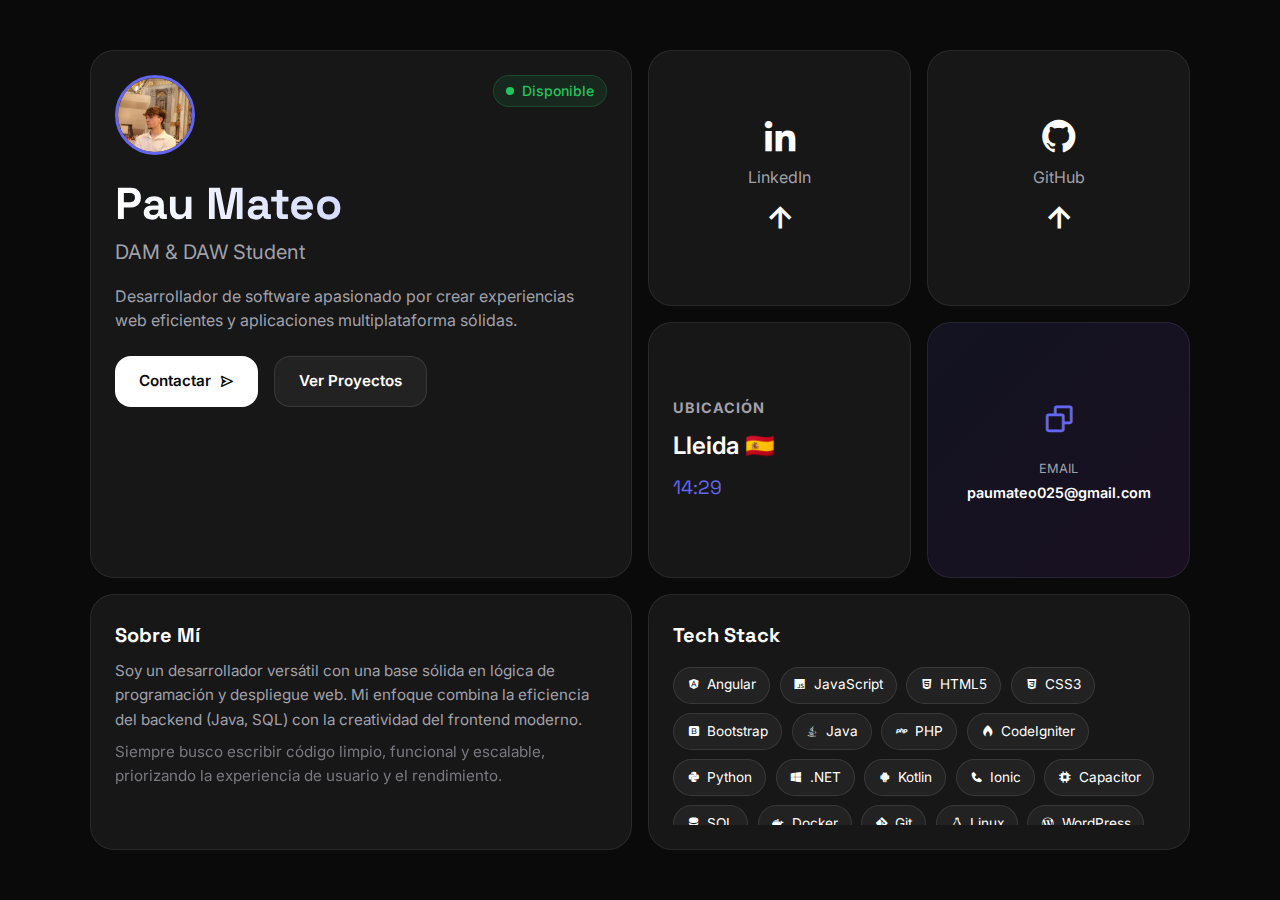
<file: index.html>
<!DOCTYPE html>
<html lang="es">

<head>
    <meta charset="UTF-8">
    <meta name="google-site-verification" content="oSXM4FzJ9G4eMza4PEDcEGRFgYKUWDPagJykpnRHego" />
    <meta name="viewport" content="width=device-width, initial-scale=1.0">

    <link rel="canonical" href="https://paumateo.me/">

    <title>Pau Mateo | Desarrollador Multiplataforma & Web (DAM)</title>

    <meta name="description"
        content="Portfolio de Pau Mateo. Desarrollador de Aplicaciones Multiplataforma y Web. Experto en Java, Kotlin, HTML y CSS. ¡Descubre mis proyectos!">

    <meta property="og:type" content="website">
    <meta property="og:url" content="https://paumateo.me/">
    <meta property="og:title" content="Pau Mateo - Desarrollador Multiplataforma">
    <meta property="og:description" content="Echa un vistazo a mi portafolio de desarrollo web y móvil.">

    <link rel="icon" type="image/png" href="imatges/favicon.png">

    <link rel="preconnect" href="https://fonts.googleapis.com">
    <link rel="preconnect" href="https://fonts.gstatic.com" crossorigin>
    <link
        href="https://fonts.googleapis.com/css2?family=Inter:wght@300;400;600&family=Space+Grotesk:wght@500;700&display=swap"
        rel="stylesheet">

    <link href='https://unpkg.com/boxicons@2.1.4/css/boxicons.min.css' rel='stylesheet'>

    <link rel="stylesheet" href="style.css">
</head>

<body>

    <main class="bento-grid">

        <!-- 1. Profile / Hero -->
        <article class="bento-item profile-card">
            <div class="profile-content">
                <div class="profile-header">
                    <img src="imatges/Foto1.webp" alt="Pau Mateo" class="profile-avatar">
                    <div class="status-badge">
                        <span class="status-dot"></span> Disponible
                    </div>
                </div>
                <h1>Pau Mateo</h1>
                <h2>DAM & DAW Student</h2>
                <p>Desarrollador de software apasionado por crear experiencias web eficientes y aplicaciones
                    multiplataforma sólidas.</p>
                <div class="action-buttons">
                    <a href="contact.html" class="btn primary">Contactar <i class='bx bx-send'></i></a>
                    <a href="projects-coming-soon.html" class="btn secondary">Ver Proyectos</a>
                </div>
            </div>
        </article>

        <!-- 2. Social Media: LinkedIn -->
        <a href="https://www.linkedin.com/in/pau-mateo-dev" target="_blank" class="bento-item social-card linkedin">
            <i class='bx bxl-linkedin'></i>
            <span>LinkedIn</span>
            <i class='bx bx-up-arrow-alt arrow-icon'></i>
        </a>

        <!-- 3. Social Media: GitHub -->
        <a href="https://www.github.com/P25005/" target="_blank" class="bento-item social-card github">
            <i class='bx bxl-github'></i>
            <span>GitHub</span>
            <i class='bx bx-up-arrow-alt arrow-icon'></i>
        </a>

        <!-- 4. Location / Info -->
        <article class="bento-item info-card">
            <h3>Ubicación</h3>
            <p>Lleida 🇪🇸</p>
            <div class="time-display" id="local-time">--:--</div>
        </article>

        <!-- 5. Email Quick Copy -->
        <div class="bento-item email-card" onclick="copyEmail()">
            <div class="email-icon"><i class='bx bx-copy'></i></div>
            <div class="email-info">
                <span>Email</span>
                <p id="email-text">paumateo025@gmail.com</p>
            </div>
            <div class="copy-feedback">¡Copiado!</div>
        </div>

        <!-- 6. About Me (Longer Bio) -->
        <article class="bento-item about-card">
            <h3>Sobre Mí</h3>
            <p>Soy un desarrollador versátil con una base sólida en lógica de programación y despliegue web. Mi enfoque
                combina la eficiencia del backend (Java, SQL) con la creatividad del frontend moderno.</p>
            <p class="fade-text">Siempre busco escribir código limpio, funcional y escalable, priorizando la experiencia
                de usuario y el rendimiento.</p>
        </article>

        <!-- 7. Tech Stack / Skills -->
        <section class="bento-item skills-card">
            <h3>Tech Stack</h3>
            <div class="skills-wrapper">
                <span class="skill-pill"><i class='bx bxl-angular'></i> Angular</span>
                <span class="skill-pill"><i class='bx bxl-javascript'></i> JavaScript</span>
                <span class="skill-pill"><i class='bx bxl-html5'></i> HTML5</span>
                <span class="skill-pill"><i class='bx bxl-css3'></i> CSS3</span>
                <span class="skill-pill"><i class='bx bxl-bootstrap'></i> Bootstrap</span>
                <span class="skill-pill"><i class='bx bxl-java'></i> Java</span>
                <span class="skill-pill"><i class='bx bxl-php'></i> PHP</span>
                <span class="skill-pill"><i class='bx bxs-flame'></i> CodeIgniter</span>
                <span class="skill-pill"><i class='bx bxl-python'></i> Python</span>
                <span class="skill-pill"><i class='bx bxl-windows'></i> .NET</span>
                <span class="skill-pill"><i class='bx bxl-android'></i> Kotlin</span>
                <span class="skill-pill"><i class='bx bxs-phone'></i> Ionic</span>
                <span class="skill-pill"><i class='bx bxs-chip'></i> Capacitor</span>
                <span class="skill-pill"><i class='bx bxs-data'></i> SQL</span>
                <span class="skill-pill"><i class='bx bxl-docker'></i> Docker</span>
                <span class="skill-pill"><i class='bx bxl-git'></i> Git</span>
                <span class="skill-pill"><i class='bx bxl-tux'></i> Linux</span>
                <span class="skill-pill"><i class='bx bxl-wordpress'></i> WordPress</span>
                <span class="skill-pill"><i class='bx bxl-shopify'></i> Shopify</span>
            </div>
        </section>

    </main>

    <script>
        // Local Time
        function updateTime() {
            const now = new Date();
            const timeString = now.toLocaleTimeString('es-ES', { hour: '2-digit', minute: '2-digit' });
            document.getElementById('local-time').textContent = timeString;
        }
        setInterval(updateTime, 1000);
        updateTime();

        // Copy Email Function
        function copyEmail() {
            const email = document.getElementById('email-text').innerText;
            navigator.clipboard.writeText(email).then(() => {
                const card = document.querySelector('.email-card');
                card.classList.add('copied');
                setTimeout(() => card.classList.remove('copied'), 2000);
            });
        }
    </script>
</body>

</html>
</file>
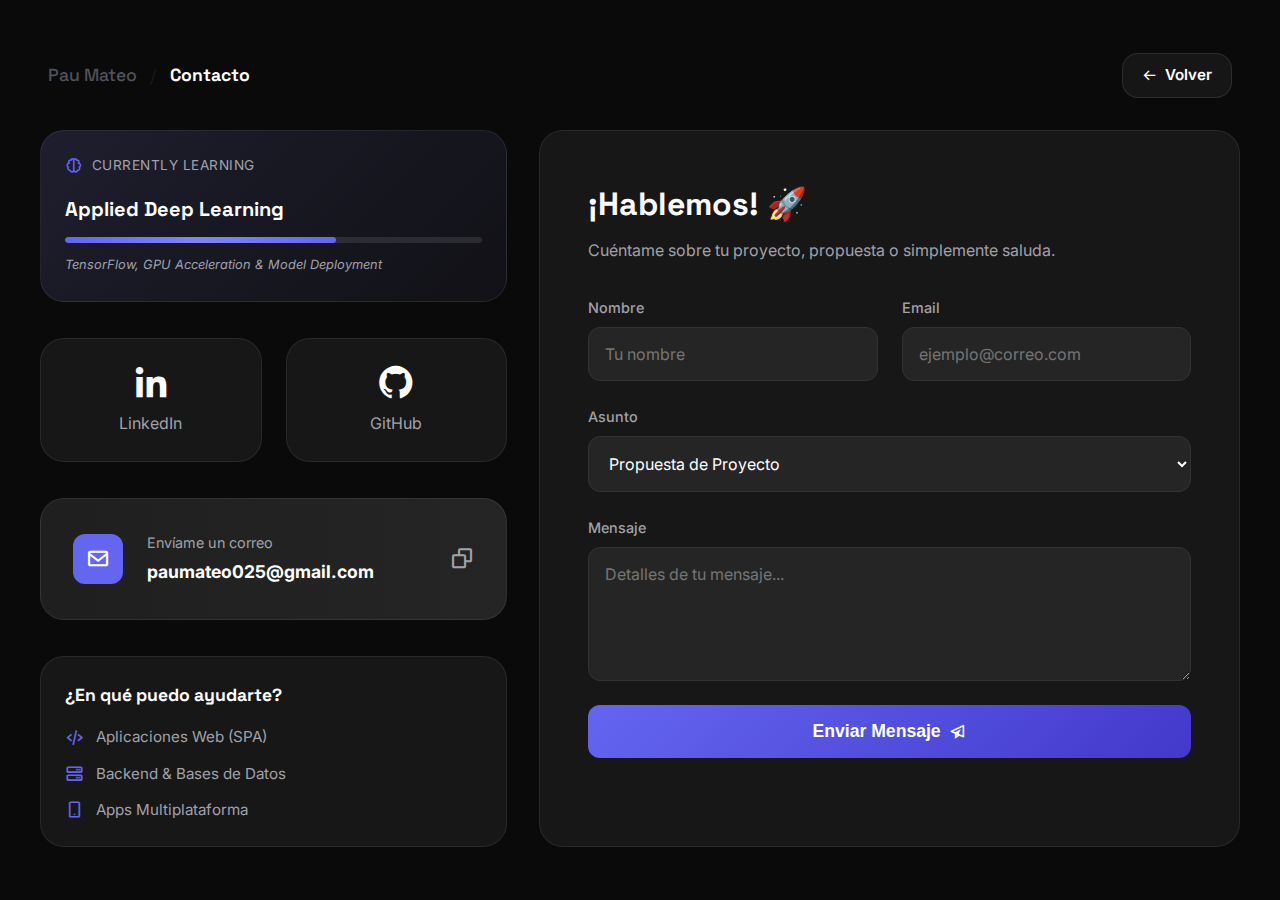
<file: contact.html>
<!DOCTYPE html>
<html lang="es">

<head>
    <meta charset="UTF-8">
    <meta name="viewport" content="width=device-width, initial-scale=1.0">
    <title>Contactar | Pau Mateo</title>

    <!-- Google Fonts -->
    <link rel="preconnect" href="https://fonts.googleapis.com">
    <link rel="preconnect" href="https://fonts.gstatic.com" crossorigin>
    <link
        href="https://fonts.googleapis.com/css2?family=Inter:wght@300;400;600&family=Space+Grotesk:wght@500;700&display=swap"
        rel="stylesheet">

    <!-- Icons -->
    <link href='https://unpkg.com/boxicons@2.1.4/css/boxicons.min.css' rel='stylesheet'>

    <!-- Styles -->
    <link rel="stylesheet" href="style.css">
</head>

<body>

    <main class="page-wrapper">

        <!-- New Simple Nav -->
        <nav class="simple-nav">
            <div class="nav-breadcrumb">
                <span class="brand">Pau Mateo</span>
                <span class="divider">/</span>
                <span class="current">Contacto</span>
            </div>
            <a href="index.html" class="btn secondary back-btn">
                <i class='bx bx-arrow-back'></i> Volver
            </a>
        </nav>

        <div class="contact-grid">

            <!-- LEFT COLUMN: Info & Widgets -->
            <div class="contact-left">

                <!-- NEW: Currently Learning Widget -->
                <div class="bento-item learning-card">
                    <div class="learning-header">
                        <i class='bx bx-brain'></i>
                        <span>Currently Learning</span>
                    </div>
                    <div class="learning-topic">
                        <h3>Applied Deep Learning</h3>
                        <div class="learning-progress-bar">
                            <div class="progress-fill" style="width: 65%;"></div>
                        </div>
                        <span class="learning-status">TensorFlow, GPU Acceleration & Model Deployment</span>
                    </div>
                </div>

                <!-- Social Links Split Row -->
                <div class="split-row">
                    <a href="https://www.linkedin.com/in/pau-mateo-dev" target="_blank"
                        class="bento-item social-card linkedin-contact">
                        <i class='bx bxl-linkedin'></i>
                        <span>LinkedIn</span>
                    </a>
                    <a href="https://www.github.com/P25005/" target="_blank"
                        class="bento-item social-card github-contact">
                        <i class='bx bxl-github'></i>
                        <span>GitHub</span>
                    </a>
                </div>

                <!-- Email Widget -->
                <div class="bento-item email-widget-large" onclick="copyEmailContact()">
                    <div class="icon-box">
                        <i class='bx bx-envelope'></i>
                    </div>
                    <div class="email-details-lg">
                        <span>Envíame un correo</span>
                        <h3>paumateo025@gmail.com</h3>
                    </div>
                    <i class='bx bx-copy copy-icon'></i>
                    <div class="copy-success-overlay">
                        <i class='bx bx-check-circle'></i> ¡Copiado!
                    </div>
                </div>

                <!-- NEW: Services Card (Context) -->
                <div class="bento-item services-card">
                    <h3>¿En qué puedo ayudarte?</h3>
                    <ul class="services-list">
                        <li><i class='bx bx-code-alt'></i> Aplicaciones Web (SPA)</li>
                        <li><i class='bx bx-server'></i> Backend & Bases de Datos</li>
                        <li><i class='bx bx-mobile-alt'></i> Apps Multiplataforma</li>
                    </ul>
                </div>

            </div>

            <!-- RIGHT COLUMN: Form -->
            <div class="contact-right">
                <div class="bento-item form-card-large">
                    <div class="form-header">
                        <h2>¡Hablemos! 🚀</h2>
                        <p>Cuéntame sobre tu proyecto, propuesta o simplemente saluda.</p>
                    </div>

                    <form id="contactFormFull" action="https://formspree.io/f/xovqolzl" method="POST">
                        <div class="form-row">
                            <div class="form-group-modern">
                                <label for="name">Nombre</label>
                                <input type="text" id="name" name="name" placeholder="Tu nombre" required>
                            </div>
                            <div class="form-group-modern">
                                <label for="email">Email</label>
                                <input type="email" id="email" name="email" placeholder="ejemplo@correo.com" required>
                            </div>
                        </div>

                        <div class="form-group-modern">
                            <label for="subject">Asunto</label>
                            <select id="subject" name="subject">
                                <option value="Propuesta de Proyecto">Propuesta de Proyecto</option>
                                <option value="Oferta Laboral">Oferta Laboral</option>
                                <option value="Freelance">Freelance</option>
                                <option value="Otro">Otro</option>
                            </select>
                        </div>

                        <div class="form-group-modern">
                            <label for="message">Mensaje</label>
                            <textarea id="message" name="message" rows="5" placeholder="Detalles de tu mensaje..."
                                required></textarea>
                        </div>

                        <button type="submit" class="btn-submit-large">
                            Enviar Mensaje <i class='bx bx-paper-plane'></i>
                        </button>
                    </form>
                    <div id="form-status-lg" class="form-status"></div>
                </div>
            </div>

        </div>
    </main>

    <script>
        // 1. Clock Logic
        function updateContactTime() {
            const now = new Date();
            const timeString = now.toLocaleTimeString('es-ES', { hour: '2-digit', minute: '2-digit', timeZone: 'Europe/Madrid' });
            const el = document.getElementById('contact-time');
            if (el) el.textContent = timeString;
        }
        setInterval(updateContactTime, 1000);
        updateContactTime();

        // 2. Email Copy Logic
        function copyEmailContact() {
            const email = "paumateo025@gmail.com";
            navigator.clipboard.writeText(email).then(() => {
                const widget = document.querySelector('.email-widget-large');
                widget.classList.add('copied');

                // Simple confetti-like effect (optional, or just use the overlay)
                setTimeout(() => {
                    widget.classList.remove('copied');
                }, 2000);
            });
        }

        // 3. Form Logic
        const form = document.getElementById('contactFormFull');
        form.addEventListener("submit", async function (event) {
            event.preventDefault();
            const status = document.getElementById('form-status-lg');
            const btn = form.querySelector('.btn-submit-large');
            const originalBtnContent = btn.innerHTML;

            // Use CSS loading class
            btn.classList.add('loading');
            btn.disabled = true;

            const data = new FormData(event.target);

            fetch(event.target.action, {
                method: form.method,
                body: data,
                headers: { 'Accept': 'application/json' }
            }).then(response => {
                if (response.ok) {
                    status.innerHTML = '<span style="color:var(--success-color)">¡Mensaje enviado correctamente!</span>';
                    form.reset();
                } else {
                    status.innerHTML = '<span style="color:var(--error-color)">Hubo un error. Inténtalo de nuevo.</span>';
                }
                btn.classList.remove('loading');
                btn.disabled = false;
            }).catch(error => {
                status.innerHTML = '<span style="color:var(--error-color)">Error de conexión.</span>';
                btn.classList.remove('loading');
                btn.disabled = false;
            });
        });
    </script>
</body>

</html>
</file>
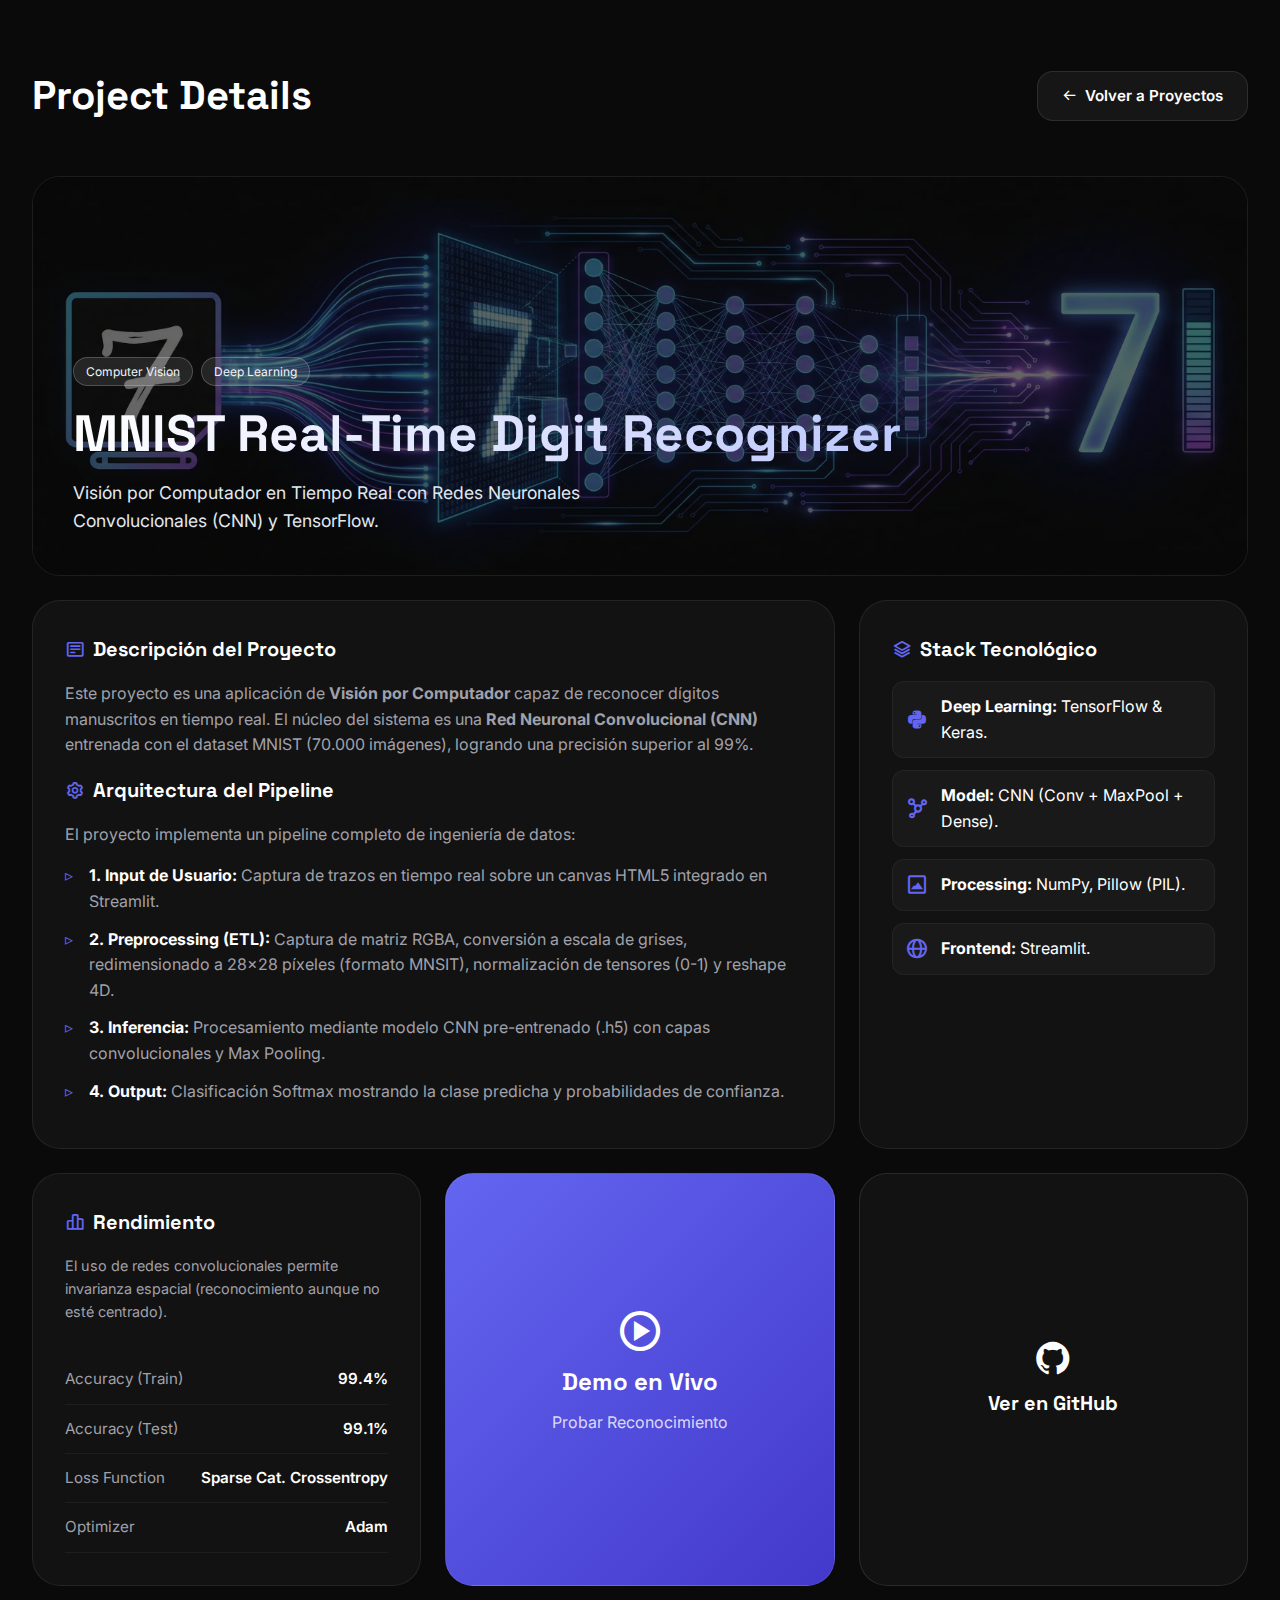
<file: project-mnist.html>
<!DOCTYPE html>
<html lang="es">

<head>
    <meta charset="UTF-8">
    <meta name="viewport" content="width=device-width, initial-scale=1.0">
    <title>MNIST Recognizer | Pau Mateo</title>

    <!-- Google Fonts -->
    <link rel="preconnect" href="https://fonts.googleapis.com">
    <link rel="preconnect" href="https://fonts.gstatic.com" crossorigin>
    <link
        href="https://fonts.googleapis.com/css2?family=Inter:wght@300;400;600&family=Space+Grotesk:wght@500;700&display=swap"
        rel="stylesheet">

    <!-- Icons -->
    <link href='https://unpkg.com/boxicons@2.1.4/css/boxicons.min.css' rel='stylesheet'>

    <!-- Styles -->
    <link rel="stylesheet" href="style.css">

    <!-- Specific Inline Style for Detail Grid (reusing generic bento concepts) -->
    <style>
        .project-detail-grid {
            display: grid;
            grid-template-columns: 1fr;
            gap: 1.5rem;
            margin-top: 2rem;
        }

        @media (min-width: 900px) {
            .project-detail-grid {
                grid-template-columns: repeat(3, 1fr);
                grid-auto-rows: minmax(200px, auto);
            }
        }

        /* Hero Span */
        .detail-hero {
            grid-column: span 1;
            min-height: 400px;
            position: relative;
            border-radius: 28px;
            overflow: hidden;
            display: flex;
            flex-direction: column;
            justify-content: flex-end;
            padding: 2.5rem;
            border: 1px solid var(--card-border);
        }

        @media (min-width: 900px) {
            .detail-hero {
                grid-column: span 3;
            }
        }

        .hero-bg {
            position: absolute;
            inset: 0;
            width: 100%;
            height: 100%;
            object-fit: cover;
            filter: brightness(0.4);
            transition: scale 10s ease;
        }

        .detail-hero:hover .hero-bg {
            transform: scale(1.05);
        }

        .hero-content {
            position: relative;
            z-index: 2;
        }

        .hero-content h1 {
            font-family: var(--font-heading);
            font-size: clamp(2rem, 4vw, 3.5rem);
            line-height: 1.1;
            margin-bottom: 1rem;
            background: linear-gradient(to right, #fff, #a5b4fc);
            -webkit-background-clip: text;
            background-clip: text;
            -webkit-text-fill-color: transparent;
        }

        .hero-content p {
            font-size: 1.1rem;
            color: #e2e8f0;
            max-width: 600px;
        }

        /* Bento cards reusing bento-item style */
        .detail-card {
            background-color: #121212;
            border-radius: 28px;
            padding: 2rem;
            border: 1px solid var(--card-border);
            display: flex;
            flex-direction: column;
        }

        .detail-card h3 {
            font-family: var(--font-heading);
            font-size: 1.25rem;
            margin-bottom: 1rem;
            color: var(--text-primary);
            display: flex;
            align-items: center;
            gap: 0.5rem;
        }

        .detail-card h3 i {
            color: var(--accent-color);
        }

        .detail-card p {
            color: var(--text-secondary);
            line-height: 1.6;
            margin-bottom: 1rem;
        }

        /* Tech List */
        .tech-list-vertical {
            display: flex;
            flex-direction: column;
            gap: 0.75rem;
        }

        .tech-item {
            display: flex;
            align-items: center;
            gap: 0.75rem;
            padding: 0.75rem;
            background: rgba(255, 255, 255, 0.03);
            border-radius: 12px;
            border: 1px solid rgba(255, 255, 255, 0.05);
        }

        .tech-item i {
            font-size: 1.5rem;
            color: var(--accent-color);
        }

        /* Feature List */
        .feature-list li {
            position: relative;
            padding-left: 1.5rem;
            margin-bottom: 0.75rem;
            color: var(--text-secondary);
        }

        .feature-list li::before {
            content: '▹';
            position: absolute;
            left: 0;
            color: var(--accent-color);
        }

        /* Large Action Card */
        .action-card {
            background: linear-gradient(135deg, var(--accent-color), #4338ca);
            align-items: center;
            justify-content: center;
            text-align: center;
            cursor: pointer;
            transition: transform 0.3s ease;
        }

        .action-card:hover {
            transform: translateY(-5px);
        }

        .action-card h2 {
            font-family: var(--font-heading);
            font-size: 1.5rem;
            margin-bottom: 0.5rem;
        }

        .span-2 {
            grid-column: span 1;
        }

        @media (min-width: 900px) {
            .span-2 {
                grid-column: span 2;
            }
        }

        /* Metrics Table */
        .metrics-table {
            width: 100%;
            border-collapse: collapse;
            margin-top: 1rem;
        }

        .metrics-table td {
            padding: 0.75rem 0;
            border-bottom: 1px solid rgba(255, 255, 255, 0.05);
            font-size: 0.95rem;
        }

        .metrics-table td:first-child {
            color: var(--text-secondary);
        }

        .metrics-table td:last-child {
            color: white;
            font-weight: 600;
            text-align: right;
        }
    </style>
</head>

<body>

    <main class="page-container">

        <!-- Header -->
        <div class="projects-header" style="margin-top: 2rem;">
            <h2>Project Details</h2>
            <a href="projects.html" class="btn secondary"><i class='bx bx-arrow-back'></i> Volver a Proyectos</a>
        </div>

        <!-- Detail Bento Grid -->
        <div class="project-detail-grid">

            <!-- 1. HERO (Image & Main Title) - Span 3 -->
            <article class="detail-hero">
                <img src="imatges/mnist_banner.webp" alt="MNIST AI" class="hero-bg">
                <div class="hero-content">
                    <div class="project-tags-floating" style="position: relative; margin-bottom: 1rem; left: 0;">
                        <span class="glass-tag">Computer Vision</span>
                        <span class="glass-tag">Deep Learning</span>
                    </div>
                    <h1>MNIST Real-Time Digit Recognizer</h1>
                    <p>Visión por Computador en Tiempo Real con Redes Neuronales Convolucionales (CNN) y TensorFlow.</p>
                </div>
            </article>

            <!-- 2. DESCRIPTION (Span 2) -->
            <article class="detail-card span-2">
                <h3><i class='bx bx-detail'></i> Descripción del Proyecto</h3>
                <p>
                    Este proyecto es una aplicación de <strong>Visión por Computador</strong> capaz de reconocer dígitos
                    manuscritos en tiempo real.
                    El núcleo del sistema es una <strong>Red Neuronal Convolucional (CNN)</strong> entrenada con el
                    dataset MNIST (70.000 imágenes), logrando una precisión superior al 99%.
                </p>

                <h3><i class='bx bx-cog'></i> Arquitectura del Pipeline</h3>
                <p>El proyecto implementa un pipeline completo de ingeniería de datos:</p>
                <ul class="feature-list" style="list-style: none; padding: 0;">
                    <li>
                        <strong style="color: white;">1. Input de Usuario:</strong>
                        Captura de trazos en tiempo real sobre un canvas HTML5 integrado en Streamlit.
                    </li>
                    <li>
                        <strong style="color: white;">2. Preprocessing (ETL):</strong>
                        Captura de matriz RGBA, conversión a escala de grises, redimensionado a 28x28 píxeles (formato
                        MNSIT), normalización de tensores (0-1) y reshape 4D.
                    </li>
                    <li>
                        <strong style="color: white;">3. Inferencia:</strong>
                        Procesamiento mediante modelo CNN pre-entrenado (.h5) con capas convolucionales y Max Pooling.
                    </li>
                    <li>
                        <strong style="color: white;">4. Output:</strong>
                        Clasificación Softmax mostrando la clase predicha y probabilidades de confianza.
                    </li>
                </ul>
            </article>

            <!-- 3. TECH STACK (Span 1) -->
            <article class="detail-card">
                <h3><i class='bx bx-layer'></i> Stack Tecnológico</h3>
                <div class="tech-list-vertical">
                    <div class="tech-item">
                        <i class='bx bxl-python'></i>
                        <span><strong>Deep Learning:</strong> TensorFlow & Keras.</span>
                    </div>
                    <div class="tech-item">
                        <i class='bx bx-network-chart'></i>
                        <span><strong>Model:</strong> CNN (Conv + MaxPool + Dense).</span>
                    </div>
                    <div class="tech-item">
                        <i class='bx bx-image-alt'></i>
                        <span><strong>Processing:</strong> NumPy, Pillow (PIL).</span>
                    </div>
                    <div class="tech-item">
                        <i class='bx bx-globe'></i>
                        <span><strong>Frontend:</strong> Streamlit.</span>
                    </div>
                </div>
            </article>

            <!-- 4. METRICS / SUMMARY (Span 1) -->
            <article class="detail-card">
                <h3><i class='bx bx-bar-chart-alt-2'></i> Rendimiento</h3>
                <p style="font-size: 0.9rem;">El uso de redes convolucionales permite invarianza espacial
                    (reconocimiento aunque no esté centrado).</p>
                <table class="metrics-table">
                    <tr>
                        <td>Accuracy (Train)</td>
                        <td>99.4%</td>
                    </tr>
                    <tr>
                        <td>Accuracy (Test)</td>
                        <td>99.1%</td>
                    </tr>
                    <tr>
                        <td>Loss Function</td>
                        <td>Sparse Cat. Crossentropy</td>
                    </tr>
                    <tr>
                        <td>Optimizer</td>
                        <td>Adam</td>
                    </tr>
                </table>
            </article>

            <!-- 5. CALL TO ACTION (Span 1) -->
            <a href="https://mnist-digit-recognizer-p25005.streamlit.app" target="_blank"
                class="detail-card action-card">
                <i class='bx bx-play-circle' style="font-size: 3rem; margin-bottom: 0.5rem;"></i>
                <h2>Demo en Vivo</h2>
                <p style="color: rgba(255,255,255,0.8);">Probar Reconocimiento</p>
            </a>

            <!-- 6. GALLERY (Span 1) - Can be placeholder for now or removed if 5 items fit better, but standard grid is usually 3 cols. Let's keep it for balance or make it span 1. -->
            <!-- Let's reuse the card for GitHub Repo link instead of Gallery since we have 2 links -->
            <a href="https://github.com/P25005/MNIST-Digit-Recognizer/tree/main" target="_blank" class="detail-card"
                style="justify-content: center; align-items: center; text-decoration: none; border-color: rgba(255,255,255,0.1); transition: 0.3s;">
                <i class='bx bxl-github' style="font-size: 2.5rem; color: white; margin-bottom: 0.5rem;"></i>
                <h3 style="margin: 0; padding: 0;">Ver en GitHub</h3>
            </a>

        </div>

    </main>

</body>

</html>
</file>
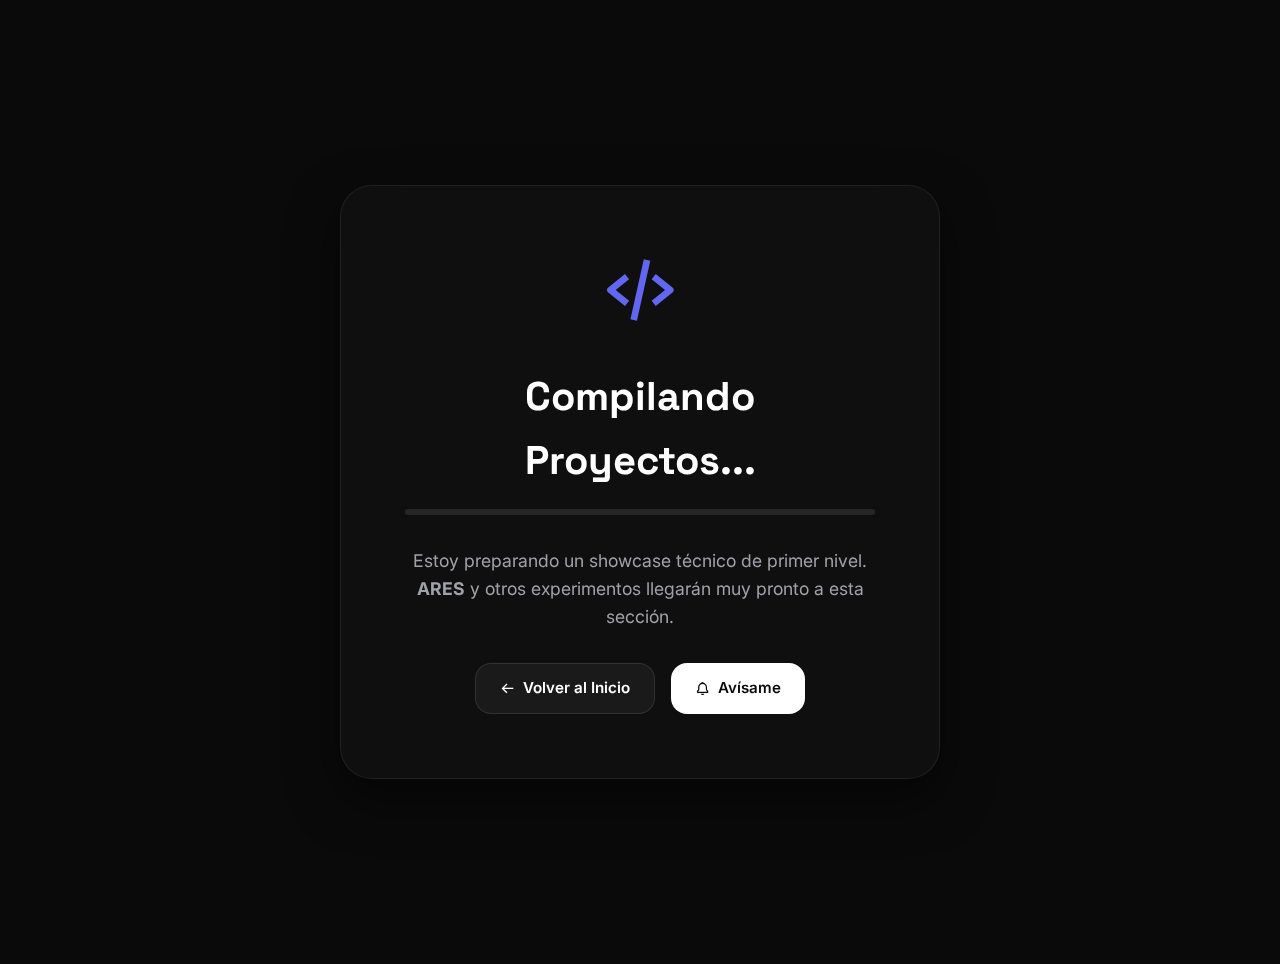
<file: projects-coming-soon.html>
<!DOCTYPE html>
<html lang="es">

<head>
    <meta charset="UTF-8">
    <meta name="viewport" content="width=device-width, initial-scale=1.0">
    <title>Proyectos en Curso | Pau Mateo</title>

    <!-- Google Fonts -->
    <link rel="preconnect" href="https://fonts.googleapis.com">
    <link rel="preconnect" href="https://fonts.gstatic.com" crossorigin>
    <link
        href="https://fonts.googleapis.com/css2?family=Inter:wght@300;400;600&family=Space+Grotesk:wght@500;700&display=swap"
        rel="stylesheet">

    <!-- Icons -->
    <link href='https://unpkg.com/boxicons@2.1.4/css/boxicons.min.css' rel='stylesheet'>

    <!-- Styles -->
    <link rel="stylesheet" href="style.css">

    <style>
        /* WIP Page Specific Styles */
        body {
            overflow: hidden;
            /* Lock scroll for immersion */
        }

        .wip-container {
            display: flex;
            align-items: center;
            justify-content: center;
            height: 100vh;
            text-align: center;
        }

        .wip-card {
            background: rgba(18, 18, 18, 0.6);
            backdrop-filter: blur(15px);
            border: 1px solid var(--card-border);
            padding: 4rem;
            border-radius: 32px;
            max-width: 600px;
            position: relative;
            overflow: hidden;
            box-shadow: 0 20px 50px rgba(0, 0, 0, 0.5);
            animation: cardFloat 3s ease-in-out infinite alternate;
        }

        .wip-icon-wrapper {
            position: relative;
            display: inline-block;
            margin-bottom: 2rem;
        }

        .wip-icon {
            font-size: 5rem;
            color: var(--accent-color);
            position: relative;
            z-index: 2;
        }

        /* Radar/Pulse Effect */
        .pulse-ring {
            position: absolute;
            top: 50%;
            left: 50%;
            transform: translate(-50%, -50%);
            width: 100px;
            height: 100px;
            border-radius: 50%;
            border: 2px solid var(--accent-color);
            opacity: 0;
            animation: pulse 2s infinite;
        }

        .pulse-ring:nth-child(2) {
            animation-delay: 0.5s;
        }

        .pulse-ring:nth-child(3) {
            animation-delay: 1s;
        }

        h1 {
            font-family: var(--font-heading);
            font-size: 2.5rem;
            margin-bottom: 1rem;
            color: white;
        }

        p {
            color: var(--text-secondary);
            margin-bottom: 2rem;
            line-height: 1.6;
            font-size: 1.1rem;
        }

        .progress-bar {
            width: 100%;
            height: 6px;
            background: rgba(255, 255, 255, 0.1);
            border-radius: 3px;
            overflow: hidden;
            margin-bottom: 2rem;
            position: relative;
        }

        .progress-fill {
            height: 100%;
            width: 75%;
            /* Arbitrary progress */
            background: var(--accent-color);
            box-shadow: 0 0 10px var(--accent-color);
            position: absolute;
            left: -100%;
            animation: loadingMove 2s infinite cubic-bezier(0.25, 0.46, 0.45, 0.94);
        }

        @keyframes pulse {
            0% {
                width: 80px;
                height: 80px;
                opacity: 0.8;
                border-width: 3px;
            }

            100% {
                width: 200px;
                height: 200px;
                opacity: 0;
                border-width: 0px;
            }
        }

        @keyframes loadingMove {
            0% {
                left: -100%;
            }

            100% {
                left: 100%;
            }
        }

        @keyframes cardFloat {
            0% {
                transform: translateY(0);
            }

            100% {
                transform: translateY(-10px);
            }
        }

        .action-buttons {
            display: flex;
            gap: 1rem;
            justify-content: center;
        }

        /* Glitch Text Effect specific for Title */
        .glitch {
            position: relative;
        }
    </style>
</head>

<body>

    <main class="page-container wip-container">

        <article class="wip-card">

            <div class="wip-icon-wrapper">
                <i class='bx bx-code-alt wip-icon'></i>
                <div class="pulse-ring"></div>
                <div class="pulse-ring"></div>
            </div>

            <h1 class="glitch">Compilando Proyectos...</h1>

            <div class="progress-bar">
                <div class="progress-fill"></div>
            </div>

            <p>
                Estoy preparando un showcase técnico de primer nivel. <br>
                <strong>ARES</strong> y otros experimentos llegarán muy pronto a esta sección.
            </p>

            <div class="action-buttons">
                <a href="index.html" class="btn secondary">
                    <i class='bx bx-arrow-back'></i> Volver al Inicio
                </a>
                <a href="contact.html" class="btn primary">
                    <i class='bx bx-bell'></i> Avísame
                </a>
            </div>

        </article>

    </main>

</body>

</html>
</file>
<file: style.css>
/* 
   Modern Portfolio - Bento Grid Style
   Author: Pau Mateo (Refactored by Antigravity)
   Stack: Vanilla CSS, CSS Grid, Inter/Space Grotesk
*/

:root {
    /* Color Palette - Premium Dark Mode */
    --bg-color: #0a0a0a;
    --card-bg: #171717;
    --card-border: rgba(255, 255, 255, 0.08);
    --card-hover-border: rgba(99, 102, 241, 0.5);
    /* Indigo accent */

    --accent-color: #6366f1;
    /* Indigo */
    --accent-glow: rgba(99, 102, 241, 0.3);
    --text-primary: #ffffff;
    --text-secondary: #a1a1aa;
    --text-tertiary: #52525b;

    --success-color: #22c55e;
    --error-color: #ef4444;

    /* Spacing & sizing */
    --radius-lg: 24px;
    --radius-md: 16px;
    --radius-sm: 8px;
    --gap: 1rem;

    /* Typography */
    --font-heading: 'Space Grotesk', sans-serif;
    --font-body: 'Inter', sans-serif;
}

/* Reset & Base */
* {
    margin: 0;
    padding: 0;
    box-sizing: border-box;
    -webkit-font-smoothing: antialiased;
}

body {
    background-color: var(--bg-color);
    color: var(--text-primary);
    font-family: var(--font-body);
    font-size: 16px;
    line-height: 1.6;
    min-height: 100vh;
    display: flex;
    justify-content: center;
    align-items: center;
    /* Center on large screens */
    padding: 2rem;
    overflow-x: hidden;
    /* Prevent horizontal scroll */
}

/* Desktop: No scroll, fits in view (Only for index/home) */
@media (min-width: 1024px) {

    /* Only apply height constraint to body when NOT in a long page context. */
    body:has(.bento-grid:not(.page-container)) {
        height: 100vh;
        overflow-y: hidden;
    }
}

a {
    text-decoration: none;
    color: inherit;
    transition: color 0.2s ease;
}

ul {
    list-style: none;
}

/* --- MAIN INDEX BENTO GRID --- */
.bento-grid {
    display: grid;
    grid-template-columns: 1fr;
    gap: var(--gap);
    width: 100%;
    max-width: 1100px;
    margin: 0 auto;
}

@media (min-width: 768px) {
    .bento-grid {
        grid-template-columns: repeat(4, 1fr);
        grid-template-rows: repeat(3, minmax(180px, 1fr));
        height: calc(100vh - 4rem);
        max-height: 800px;
    }
}

/* Generic Card Styles */
.bento-item {
    background-color: var(--card-bg);
    border: 1px solid var(--card-border);
    border-radius: var(--radius-lg);
    padding: 1.5rem;
    display: flex;
    flex-direction: column;
    position: relative;
    overflow: hidden;
    transition: transform 0.3s cubic-bezier(0.25, 0.8, 0.25, 1),
        border-color 0.3s ease,
        box-shadow 0.3s ease;
}

.bento-item:hover {
    transform: translateY(-5px);
    border-color: var(--accent-color);
    box-shadow: 0 10px 30px -10px var(--accent-glow);
}

/* 1. Profile Card */
.profile-card {
    grid-column: span 1;
    display: flex;
    flex-direction: column;
    justify-content: space-between;
}

@media (min-width: 768px) {
    .profile-card {
        grid-column: span 2;
        grid-row: span 2;
    }
}

.profile-header {
    display: flex;
    justify-content: space-between;
    align-items: flex-start;
    margin-bottom: 1.5rem;
}

.profile-avatar {
    width: 80px;
    height: 80px;
    border-radius: 50%;
    object-fit: cover;
    border: 3px solid var(--accent-color);
}

.status-badge {
    display: inline-flex;
    align-items: center;
    gap: 0.5rem;
    background: rgba(34, 197, 94, 0.1);
    color: var(--success-color);
    padding: 0.25rem 0.75rem;
    border-radius: 999px;
    font-size: 0.875rem;
    font-weight: 500;
    border: 1px solid rgba(34, 197, 94, 0.2);
}

.status-dot {
    width: 8px;
    height: 8px;
    background-color: var(--success-color);
    border-radius: 50%;
    animation: pulse 2s infinite;
}

@keyframes pulse {
    0% {
        box-shadow: 0 0 0 0 rgba(34, 197, 94, 0.4);
    }

    70% {
        box-shadow: 0 0 0 6px rgba(34, 197, 94, 0);
    }

    100% {
        box-shadow: 0 0 0 0 rgba(34, 197, 94, 0);
    }
}

.profile-content h1 {
    font-family: var(--font-heading);
    font-size: clamp(2rem, 3.5vw, 3.5rem);
    font-weight: 700;
    line-height: 1.1;
    margin-bottom: 0.5rem;
    background: linear-gradient(to right, #fff, #a5b4fc);
    -webkit-background-clip: text;
    background-clip: text;
    -webkit-text-fill-color: transparent;
}

.profile-content h2 {
    font-size: 1.25rem;
    color: var(--text-secondary);
    margin-bottom: 1rem;
    font-weight: 400;
}

.profile-content p {
    color: var(--text-secondary);
    max-width: 95%;
    margin-bottom: 1.5rem;
    line-height: 1.5;
}

.action-buttons {
    display: flex;
    gap: 1rem;
    margin-top: auto;
}

.btn {
    padding: 0.75rem 1.5rem;
    border-radius: var(--radius-md);
    font-weight: 600;
    font-size: 0.95rem;
    cursor: pointer;
    transition: all 0.2s ease;
    display: inline-flex;
    align-items: center;
    gap: 0.5rem;
}

.btn.primary {
    background-color: var(--text-primary);
    color: var(--bg-color);
}

.btn.primary:hover {
    background-color: #e2e8f0;
    transform: translateY(-2px);
}

.btn.primary.small {
    padding: 0.5rem 1rem;
    font-size: 0.85rem;
}

.btn.secondary {
    background: rgba(255, 255, 255, 0.05);
    color: var(--text-primary);
    border: 1px solid rgba(255, 255, 255, 0.1);
}

.btn.secondary:hover {
    background: rgba(255, 255, 255, 0.1);
}

/* Social Cards */
.social-card {
    grid-column: span 1;
    display: flex;
    flex-direction: column;
    justify-content: center;
    align-items: center;
    gap: 0.5rem;
    text-align: center;
    color: var(--text-secondary);
}

.social-card i {
    font-size: 2.5rem;
    color: var(--text-primary);
    transition: transform 0.3s ease;
}

.social-card:hover i {
    transform: scale(1.1);
    color: var(--accent-color);
}

.linkedin:hover {
    border-color: #0077b5;
}

.github:hover {
    border-color: #ffffff;
}

/* Info Card (Location) */
.info-card {
    grid-column: span 1;
    display: flex;
    flex-direction: column;
    justify-content: center;
}

.info-card h3 {
    font-size: 0.9rem;
    color: var(--text-secondary);
    text-transform: uppercase;
    letter-spacing: 1px;
    margin-bottom: 0.5rem;
}

.info-card p {
    font-size: 1.5rem;
    font-weight: 600;
    margin-bottom: 0.5rem;
}

.time-display {
    font-family: 'Space Grotesk', monospace;
    font-size: 1.2rem;
    color: var(--accent-color);
}

/* Email Card (Index Version) */
.email-card {
    grid-column: span 1;
    cursor: pointer;
    justify-content: center;
    align-items: center;
    text-align: center;
    background: linear-gradient(135deg, rgba(99, 102, 241, 0.1), rgba(168, 85, 247, 0.1));
}

.email-card:active {
    transform: scale(0.98);
}

.email-icon {
    font-size: 2rem;
    margin-bottom: 0.5rem;
    color: var(--accent-color);
}

.email-info span {
    font-size: 0.8rem;
    color: var(--text-secondary);
    text-transform: uppercase;
}

.email-info p {
    font-size: 0.9rem;
    font-weight: 600;
    white-space: nowrap;
    overflow: hidden;
    text-overflow: ellipsis;
    max-width: 100%;
}

.copy-feedback {
    position: absolute;
    inset: 0;
    background: var(--accent-color);
    color: white;
    display: flex;
    align-items: center;
    justify-content: center;
    font-weight: bold;
    font-size: 1.2rem;
    opacity: 0;
    pointer-events: none;
    transition: opacity 0.2s;
}

.email-card.copied .copy-feedback {
    opacity: 1;
}

/* About Card */
.about-card {
    grid-column: span 1;
}

@media (min-width: 768px) {
    .about-card {
        grid-column: span 2;
        grid-row: span 1;
    }
}

.about-card h3 {
    font-family: var(--font-heading);
    margin-bottom: 0.5rem;
    font-size: 1.25rem;
}

.about-card p {
    color: var(--text-secondary);
    margin-bottom: 0.5rem;
    font-size: 0.95rem;
}

.fade-text {
    opacity: 0.7;
}

/* Skills Card */
.skills-card {
    grid-column: span 1;
}

@media (min-width: 768px) {
    .skills-card {
        grid-column: span 2;
        grid-row: span 1;
    }
}

.skills-card h3 {
    font-family: var(--font-heading);
    font-size: 1.25rem;
    margin-bottom: 1rem;
}

.skills-wrapper {
    display: flex;
    flex-wrap: wrap;
    gap: 0.6rem;
    max-height: 100%;
    overflow-y: auto;
}

.skills-wrapper::-webkit-scrollbar {
    width: 4px;
}

.skills-wrapper::-webkit-scrollbar-thumb {
    background: rgba(255, 255, 255, 0.2);
    border-radius: 4px;
}

.skill-pill {
    background: rgba(255, 255, 255, 0.05);
    padding: 0.4rem 0.8rem;
    border-radius: 99px;
    font-size: 0.85rem;
    border: 1px solid rgba(255, 255, 255, 0.1);
    display: flex;
    align-items: center;
    gap: 0.4rem;
    transition: background 0.2s, transform 0.2s;
}

.skill-pill:hover {
    background: rgba(255, 255, 255, 0.1);
    border-color: var(--accent-color);
    transform: translateY(-2px);
}

/* --- CONTACT PAGE REDESIGN ("PREMIUM" UPDATES) --- */

.page-wrapper {
    width: 100%;
    max-width: 1200px;
    margin: 0 auto;
}

/* 1. New Simple Nav */
.simple-nav {
    display: flex;
    justify-content: space-between;
    align-items: center;
    margin-bottom: 2rem;
    padding: 0 0.5rem;
}

.nav-breadcrumb {
    font-family: var(--font-heading);
    font-size: 1.1rem;
    color: var(--text-secondary);
}

.nav-breadcrumb .brand {
    color: var(--text-tertiary);
    font-weight: 500;
}

.nav-breadcrumb .divider {
    margin: 0 0.5rem;
    color: var(--card-border);
}

.nav-breadcrumb .current {
    color: var(--text-primary);
    font-weight: 700;
}

.back-btn {
    margin: 0;
    /* Reset margin from previous style */
    display: flex;
    align-items: center;
    gap: 0.5rem;
    padding: 0.6rem 1.2rem;
}

.contact-grid {
    display: grid;
    grid-template-columns: 1fr;
    gap: 2rem;
}

@media (min-width: 900px) {
    .contact-grid {
        grid-template-columns: 1fr 1.5fr;
        /* Left (widgets) vs Right (Form) ratio */
        align-items: stretch;
        /* Stretch to match height */
    }
}

/* LEFT COLUMN WIDGETS */
.contact-left {
    display: flex;
    flex-direction: column;
    gap: 1.5rem;
    height: 100%;
    /* NEW: Fill height to match form */
    justify-content: space-between;
    /* NEW: Distribute widgets evenly */
}

/* NEW: Learning Card (Learning Widget) */
.learning-card {
    background: linear-gradient(135deg, #1e1e2e, #111116);
    display: flex;
    flex-direction: column;
    justify-content: center;
    padding: 1.5rem;
    border: 1px solid rgba(255, 255, 255, 0.08);
}

.learning-header {
    display: flex;
    align-items: center;
    gap: 0.5rem;
    margin-bottom: 1rem;
    color: var(--text-secondary);
    font-size: 0.85rem;
    text-transform: uppercase;
    letter-spacing: 0.5px;
}

.learning-header i {
    color: var(--accent-color);
    font-size: 1.1rem;
}

.learning-topic h3 {
    font-family: var(--font-heading);
    font-size: 1.25rem;
    color: white;
    margin-bottom: 0.75rem;
}

.learning-progress-bar {
    width: 100%;
    height: 6px;
    background: rgba(255, 255, 255, 0.1);
    border-radius: 3px;
    margin-bottom: 0.5rem;
    overflow: hidden;
}

.progress-fill {
    height: 100%;
    background: var(--accent-color);
    border-radius: 3px;
    position: relative;
}

/* Shimmer effect for progress bar */
.progress-fill::after {
    content: '';
    position: absolute;
    top: 0;
    left: 0;
    width: 100%;
    height: 100%;
    background: linear-gradient(90deg, transparent, rgba(255, 255, 255, 0.2), transparent);
    animation: shimmer 2s infinite;
}

.learning-status {
    font-size: 0.8rem;
    color: var(--text-secondary);
    font-style: italic;
}

@keyframes shimmer {
    0% {
        transform: translateX(-100%);
    }

    100% {
        transform: translateX(100%);
    }
}

/* NEW: Services Card (Adjusted spacing if needed) */
.services-card {
    justify-content: center;
}

.services-card h3 {
    font-family: var(--font-heading);
    font-size: 1.1rem;
    margin-bottom: 1rem;
    color: var(--text-primary);
}

.services-list {
    display: flex;
    flex-direction: column;
    gap: 0.75rem;
}

.services-list li {
    display: flex;
    align-items: center;
    gap: 0.75rem;
    font-size: 0.95rem;
    color: var(--text-secondary);
}

.services-list li i {
    color: var(--accent-color);
    font-size: 1.2rem;
}

/* Split Row */
/* Split Row */
.split-row {
    display: grid;
    grid-template-columns: 1fr 1fr;
    gap: 1.5rem;
}

/* Social Contact Cards (Split Row) */
.linkedin-contact:hover {
    border-color: #0077b5;
}

.github-contact:hover {
    border-color: #ffffff;
}

/* Large Email Widget */
.email-widget-large {
    grid-column: span 2;
    /* Or auto */
    cursor: pointer;
    background: linear-gradient(to right, #1f1f1f, #252525);
    display: flex;
    flex-direction: row;
    align-items: center;
    justify-content: space-between;
    padding: 2rem;
    /* Ensure it behaves like other bento items */
    border: 1px solid var(--card-border);
    border-radius: var(--radius-lg);
    position: relative;
    overflow: hidden;
    transition: transform 0.3s cubic-bezier(0.25, 0.8, 0.25, 1),
        border-color 0.3s ease,
        box-shadow 0.3s ease;
}

.email-widget-large:hover {
    transform: translateY(-5px);
    border-color: var(--accent-color);
    box-shadow: 0 10px 30px -10px var(--accent-glow);
}

.icon-box {
    width: 50px;
    height: 50px;
    background: var(--accent-color);
    border-radius: 12px;
    display: flex;
    align-items: center;
    justify-content: center;
    font-size: 1.5rem;
    color: white;
}

.email-details-lg {
    flex: 1;
    margin-left: 1.5rem;
}

.email-details-lg span {
    display: block;
    font-size: 0.9rem;
    color: var(--text-secondary);
    margin-bottom: 0.25rem;
}

.email-details-lg h3 {
    font-size: 1.1rem;
    word-break: break-all;
}

.copy-icon {
    font-size: 1.5rem;
    color: var(--text-secondary);
}

.copy-success-overlay {
    position: absolute;
    inset: 0;
    background: rgba(34, 197, 94, 0.95);
    display: flex;
    align-items: center;
    justify-content: center;
    gap: 0.5rem;
    font-size: 1.2rem;
    font-weight: bold;
    opacity: 0;
    pointer-events: none;
    transition: opacity 0.3s ease;
}

.email-widget-large.copied .copy-success-overlay {
    opacity: 1;
}

/* RIGHT COLUMN FORM */
.contact-right {
    height: 100%;
    /* Fill container */
    display: flex;
    /* NEW: Ensure flex behavior for children */
    flex-direction: column;
}

.form-card-large {
    flex: 1;
    /* NEW: Fill available space */
    padding: 3rem;
    justify-content: space-between;
    /* Space out content nicely */
}

.form-header {
    margin-bottom: 2rem;
}

.form-header h2 {
    font-family: var(--font-heading);
    font-size: 2rem;
    margin-bottom: 0.5rem;
}

.form-header p {
    color: var(--text-secondary);
}

.form-row {
    display: grid;
    grid-template-columns: 1fr;
    gap: 1.5rem;
}

@media (min-width: 600px) {
    .form-row {
        grid-template-columns: 1fr 1fr;
    }
}

.form-group-modern {
    display: flex;
    flex-direction: column;
    margin-bottom: 1.5rem;
}

.form-group-modern label {
    font-size: 0.9rem;
    margin-bottom: 0.5rem;
    color: var(--text-secondary);
    font-weight: 500;
}

/* 3. UX Improved Input Styles */
.form-group-modern input,
.form-group-modern select,
.form-group-modern textarea {
    background-color: #252525;
    /* UPDATED: Lighter for better contrast */
    border: 1px solid #333333;
    /* Border to define shape */
    border-radius: 12px;
    padding: 1rem;
    font-family: var(--font-body);
    font-size: 1rem;
    color: white;
    transition: all 0.3s ease;
}

.form-group-modern input:focus,
.form-group-modern select:focus,
.form-group-modern textarea:focus {
    outline: none;
    border-color: var(--accent-color);
    box-shadow: 0 0 0 4px var(--accent-glow);
    background-color: #2a2a2a;
    /* Slight lighten on focus */
}

/* 4. Submit Button Interaction & Loading */
.btn-submit-large {
    width: 100%;
    padding: 1rem;
    background: linear-gradient(135deg, var(--accent-color), #4338ca);
    border: none;
    border-radius: 12px;
    color: white;
    font-size: 1.1rem;
    font-weight: 600;
    cursor: pointer;
    display: flex;
    align-items: center;
    justify-content: center;
    gap: 0.5rem;
    transition: all 0.3s ease;
    margin-top: auto;
    /* Push to bottom if space allows */
}

.btn-submit-large:hover {
    transform: translateY(-2px);
    /* 5. Lift effect */
    box-shadow: 0 8px 25px -5px rgba(99, 102, 241, 0.6);
    /* 5. Stronger shadow */
    filter: brightness(110%);
}

.btn-submit-large:active {
    transform: translateY(0);
}

/* Loading State Spinner */
.loading {
    color: transparent !important;
    position: relative;
    pointer-events: none;
}

.loading::after {
    content: '';
    position: absolute;
    width: 20px;
    height: 20px;
    top: 50%;
    left: 50%;
    margin-top: -10px;
    margin-left: -10px;
    border: 2px solid rgba(255, 255, 255, 0.3);
    border-top-color: #ffffff;
    border-radius: 50%;
    animation: spinner 0.8s linear infinite;
}

@keyframes spinner {
    to {
        transform: rotate(360deg);
    }
}

.form-status {
    margin-top: 1rem;
    font-size: 0.9rem;
    font-weight: 500;
    display: flex;
    align-items: center;
    gap: 0.5rem;
    min-height: 24px;
}

.form-status.success {
    color: var(--success-color);
}

.form-status.error {
    color: var(--error-color);
}

/* --- OTHER PAGES --- */
.nav-card {
    grid-column: span 1;
    display: flex;
    align-items: center;
    justify-content: space-between;
}

@media (min-width: 768px) {
    .nav-card {
        grid-column: span 4;
    }
}

.nav-card h1 {
    font-family: var(--font-heading);
    font-size: 1.5rem;
}

.project-card-full {
    grid-column: span 1;
    display: flex;
    align-items: flex-start;
    gap: 1.5rem;
}

@media (min-width: 768px) {
    .project-card-full {
        grid-column: span 2;
    }

    .project-card-full:nth-child(3n) {
        grid-column: span 4;
    }
}

.project-icon-large {
    width: 60px;
    height: 60px;
    background: rgba(99, 102, 241, 0.1);
    color: var(--accent-color);
    border-radius: var(--radius-md);
    display: flex;
    align-items: center;
    justify-content: center;
    font-size: 2rem;
    flex-shrink: 0;
}

.project-details h3 {
    font-family: var(--font-heading);
    font-size: 1.25rem;
    margin-bottom: 0.5rem;
}

.project-details p {
    color: var(--text-secondary);
    font-size: 0.95rem;
    margin-bottom: 1rem;
}

.project-tags {
    display: flex;
    gap: 0.5rem;
    margin-bottom: 1rem;
}

.project-tags span {
    font-size: 0.75rem;
    background: rgba(255, 255, 255, 0.05);
    padding: 0.25rem 0.5rem;
    border-radius: 4px;
    color: var(--text-tertiary);
}

/* --- FEATURED PROJECTS SECTION (STRICT LAYOUT FIX) --- */

/* 1. CONTENEDOR PRINCIPAL #proyectos */
#proyectos {
    width: 100%;
    max-width: 1200px;
    margin: 4rem auto;
    padding: 0 2rem;
    box-sizing: border-box;
}

/* 2. HEADER DEL TÍTULO */
.projects-header {
    background-color: transparent;
    /* No box */
    padding: 0;
    display: flex;
    align-items: center;
    justify-content: space-between;
    margin-bottom: 3rem;
}

.projects-header h2 {
    font-family: var(--font-heading);
    font-size: 2.5rem;
    color: white;
    margin: 0;
}

/* 3. GRID DE TARJETAS */
.projects-grid {
    display: grid;
    grid-template-columns: repeat(3, 1fr);
    gap: 2rem;
}

@media (max-width: 768px) {
    .projects-grid {
        grid-template-columns: 1fr;
        /* Stack on mobile */
    }
}

/* 4. TARJETA PRINCIPAL (Bento Layout) */
.project-card.featured {
    grid-column: span 2;
}

@media (max-width: 768px) {
    .project-card.featured {
        grid-column: span 1;
        /* Reset on mobile */
    }
}

/* --- ESTILOS DE TARJETA (VISUAL) --- */
.project-card {
    background-color: #121212;
    border-radius: 28px;
    overflow: hidden;
    position: relative;
    display: flex;
    flex-direction: column;
    border: 1px solid var(--card-border);
    transition: transform 0.3s ease, border-color 0.3s ease;
    min-height: 400px;
    /* Ensure height */
}

.project-card:hover {
    transform: translateY(-5px);
    border-color: var(--accent-color);
}

.project-img-wrapper {
    width: 100%;
    height: 220px;
    /* Fixed height for visual consistency */
    position: relative;
    overflow: hidden;
}

.zoom-img {
    width: 100%;
    height: 100%;
    object-fit: cover;
    transition: transform 0.5s ease;
}

.project-card:hover .zoom-img {
    transform: scale(1.05);
}

.overlay-gradient {
    position: absolute;
    inset: 0;
    background: linear-gradient(to top, rgba(0, 0, 0, 0.6), transparent);
    pointer-events: none;
}

.project-info {
    padding: 1.5rem;
    flex: 1;
    display: flex;
    flex-direction: column;
    justify-content: space-between;
}

.project-tags-floating {
    margin-bottom: 1rem;
}

.glass-tag {
    display: inline-block;
    padding: 4px 12px;
    margin-right: 4px;
    margin-bottom: 4px;
    background: rgba(255, 255, 255, 0.1);
    border: 1px solid rgba(255, 255, 255, 0.2);
    border-radius: 20px;
    font-size: 0.75rem;
    color: #f1f5f9;
}

.project-text h3 {
    font-family: var(--font-heading);
    color: white;
    font-size: 1.5rem;
    margin-bottom: 0.5rem;
}

.project-text p {
    color: #cbd5e1;
    font-size: 0.95rem;
    margin-bottom: 1.5rem;
    line-height: 1.5;
}

.project-links {
    display: flex;
    gap: 1rem;
}
</file>
